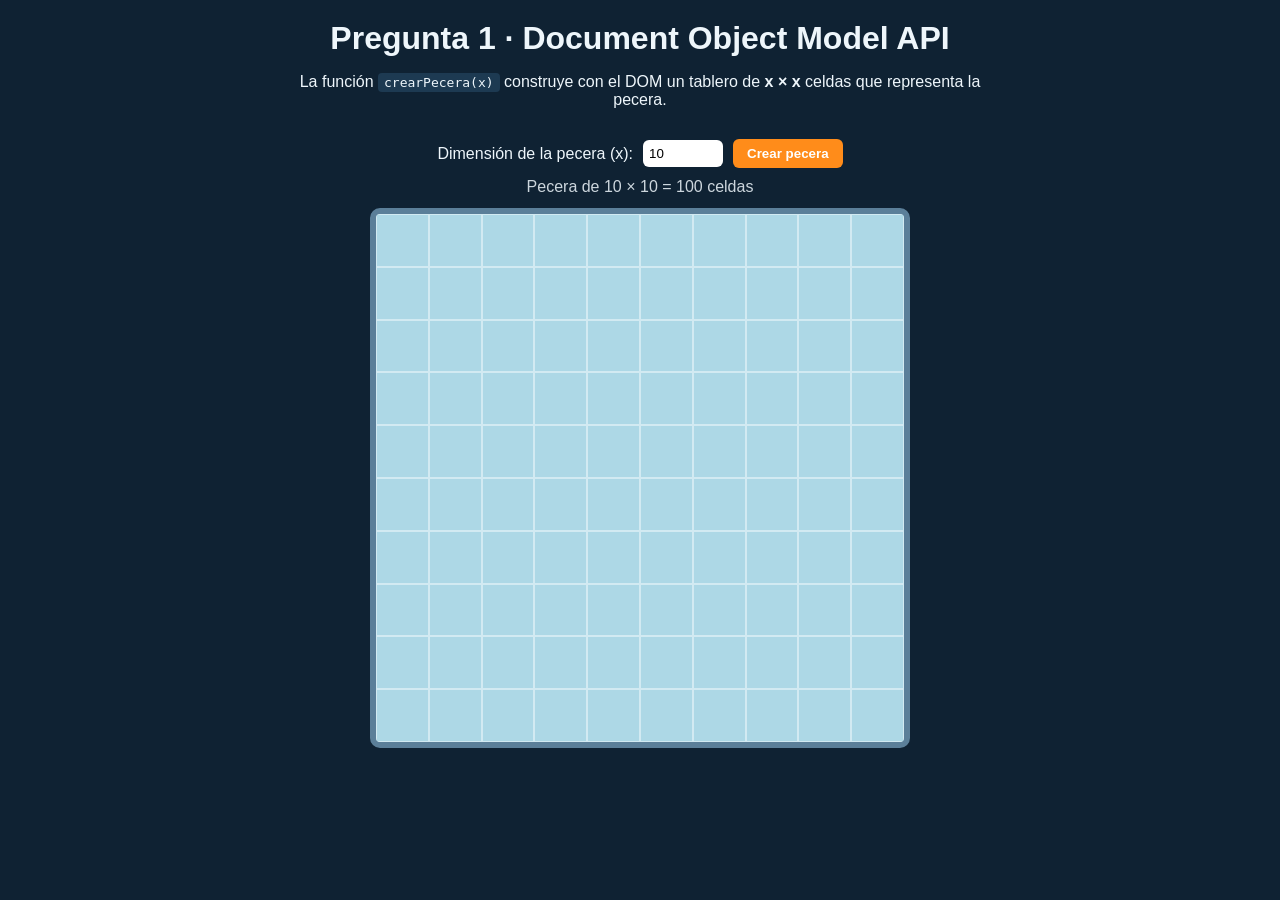
<file: pregunta1/index.html>
<!DOCTYPE html>
<html lang="es">
<head>
  <meta charset="UTF-8">
  <meta name="viewport" content="width=device-width, initial-scale=1.0">
  <title>Pregunta 1 - DOM API: crearPecera(x)</title>
  <link rel="stylesheet" href="style.css">
</head>
<body>
  <header>
    <h1>Pregunta 1 · Document Object Model API</h1>
    <p>La función <code>crearPecera(x)</code> construye con el DOM un tablero de <strong>x × x</strong> celdas que representa la pecera.</p>
  </header>

  <form id="form-pecera">
    <label for="dimension">Dimensión de la pecera (x):</label>
    <input type="number" id="dimension" min="1" max="30" value="10" required>
    <button type="submit">Crear pecera</button>
  </form>

  <p id="info"></p>
  <main id="contenedor-pecera"></main>

  <script src="script.js"></script>
</body>
</html>
</file>
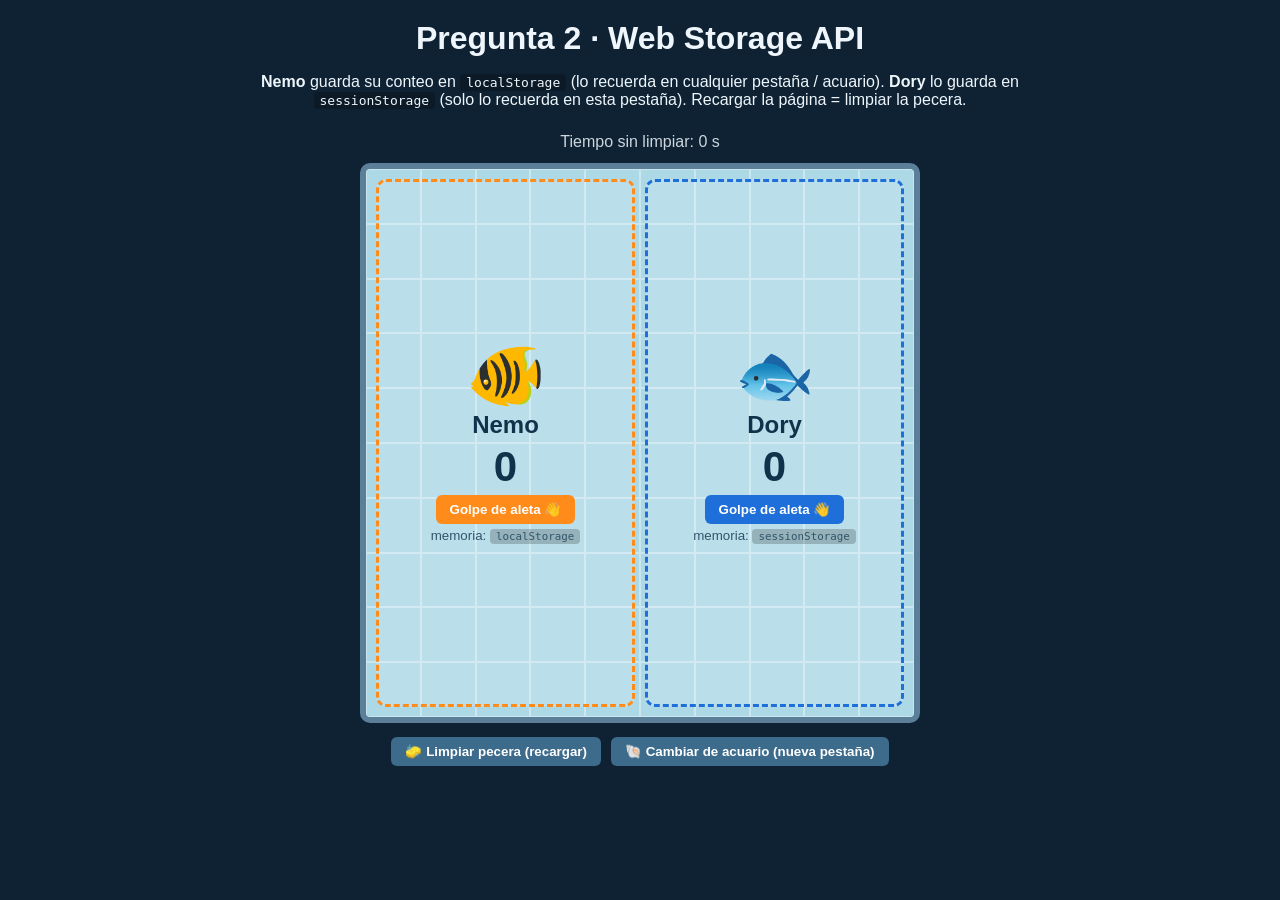
<file: pregunta2/index.html>
<!DOCTYPE html>
<html lang="es">
<head>
  <meta charset="UTF-8">
  <meta name="viewport" content="width=device-width, initial-scale=1.0">
  <title>Pregunta 2 - Web Storage API: Nemo y Dory</title>
  <link rel="stylesheet" href="style.css">
</head>
<body>
  <header>
    <h1>Pregunta 2 · Web Storage API</h1>
    <p>
      <strong>Nemo</strong> guarda su conteo en <code>localStorage</code> (lo recuerda en cualquier pestaña / acuario).
      <strong>Dory</strong> lo guarda en <code>sessionStorage</code> (solo lo recuerda en esta pestaña).
      Recargar la página = limpiar la pecera.
    </p>
  </header>

  <p id="estado-agua">Tiempo sin limpiar: <span id="segundos">0</span> s</p>
  <main id="contenedor-pecera"></main>

  <div class="acciones">
    <button id="btn-limpiar" type="button">🧽 Limpiar pecera (recargar)</button>
    <button id="btn-nuevo-acuario" type="button">🐚 Cambiar de acuario (nueva pestaña)</button>
  </div>

  <script src="script.js"></script>
</body>
</html>
</file>
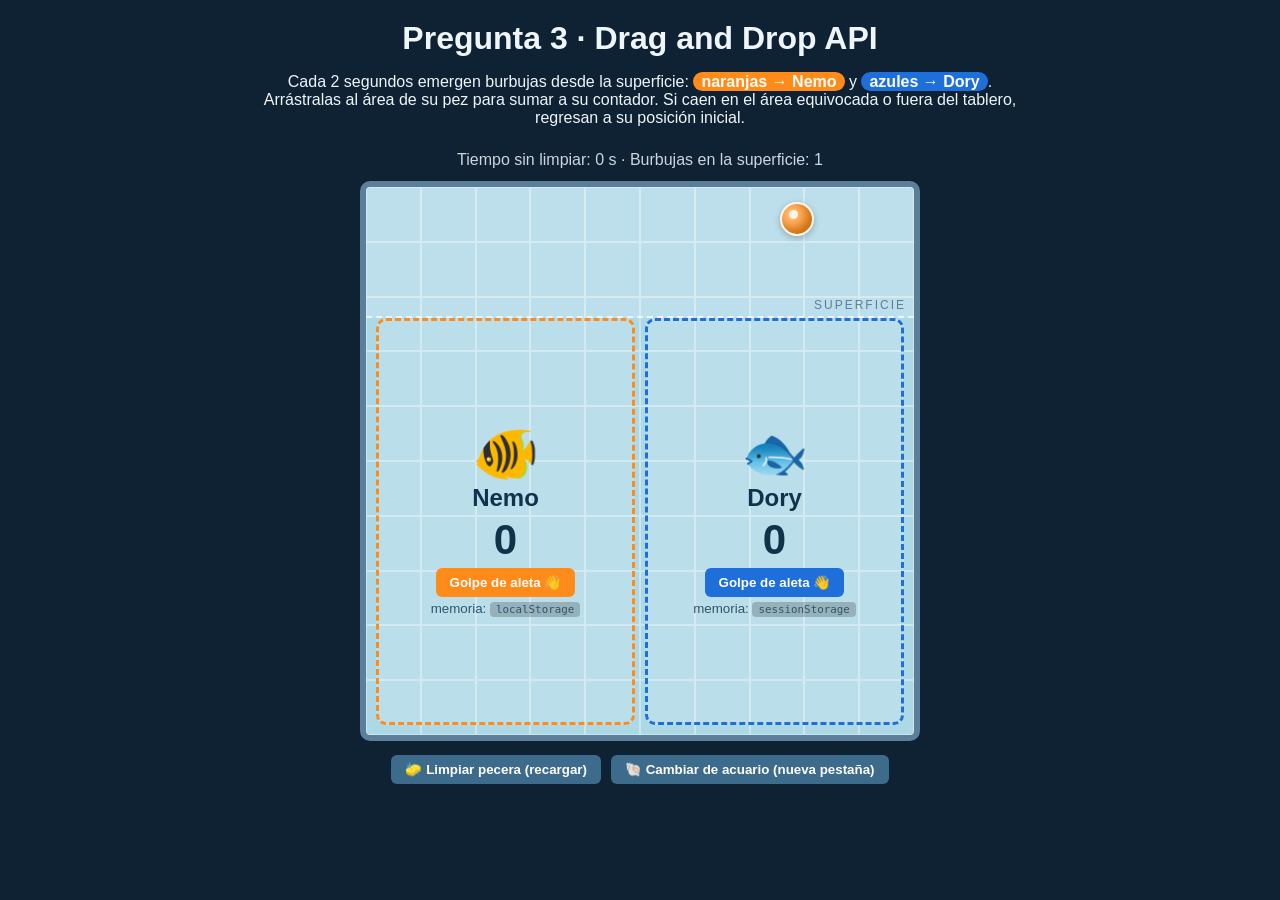
<file: pregunta3/index.html>
<!DOCTYPE html>
<html lang="es">
<head>
  <meta charset="UTF-8">
  <meta name="viewport" content="width=device-width, initial-scale=1.0">
  <title>Pregunta 3 - Drag and Drop API: burbujas</title>
  <link rel="stylesheet" href="style.css">
</head>
<body>
  <header>
    <h1>Pregunta 3 · Drag and Drop API</h1>
    <p>
      Cada 2 segundos emergen burbujas desde la superficie:
      <span class="tag tag-nemo">naranjas → Nemo</span> y <span class="tag tag-dory">azules → Dory</span>.
      Arrástralas al área de su pez para sumar a su contador. Si caen en el área equivocada
      o fuera del tablero, regresan a su posición inicial.
    </p>
  </header>

  <p id="estado-agua">Tiempo sin limpiar: <span id="segundos">0</span> s · Burbujas en la superficie: <span id="num-burbujas">0</span></p>
  <main id="contenedor-pecera"></main>

  <div class="acciones">
    <button id="btn-limpiar" type="button">🧽 Limpiar pecera (recargar)</button>
    <button id="btn-nuevo-acuario" type="button">🐚 Cambiar de acuario (nueva pestaña)</button>
  </div>

  <script src="script.js"></script>
</body>
</html>
</file>
<file: pregunta1/style.css>
* { box-sizing: border-box; }

body {
  font-family: "Segoe UI", Arial, sans-serif;
  margin: 0;
  padding: 20px;
  background: #0f2233;
  color: #eef6fb;
  display: flex;
  flex-direction: column;
  align-items: center;
}

header { text-align: center; max-width: 720px; }
h1 { margin: 0 0 6px; }
code { background: #1d3a52; padding: 2px 6px; border-radius: 4px; }

form { display: flex; gap: 10px; align-items: center; margin: 14px 0 4px; flex-wrap: wrap; justify-content: center; }
input { width: 80px; padding: 6px; border-radius: 6px; border: none; }
button {
  padding: 7px 14px; border: none; border-radius: 6px;
  background: #ff8c1a; color: #fff; font-weight: bold; cursor: pointer;
}
button:hover { filter: brightness(1.1); }

#info { margin: 6px 0 12px; opacity: .85; }

.pecera {
  display: grid;
  width: min(90vw, 540px);
  aspect-ratio: 1 / 1;
  background: #add8e6;
  border: 6px solid #5b7f99;
  border-radius: 10px;
  overflow: hidden;
}

.celda {
  border: 1px solid rgba(255, 255, 255, .45);
  cursor: pointer;
}
.celda:hover { background: rgba(255, 255, 255, .25); }
.celda.marcada { background: rgba(255, 140, 26, .55); }
</file>
<file: pregunta2/style.css>
* { box-sizing: border-box; }

body {
  font-family: "Segoe UI", Arial, sans-serif;
  margin: 0;
  padding: 20px;
  background: #0f2233;
  color: #eef6fb;
  display: flex;
  flex-direction: column;
  align-items: center;
}

header { text-align: center; max-width: 760px; }
h1 { margin: 0 0 6px; }
code { background: rgba(0, 0, 0, .25); padding: 1px 6px; border-radius: 4px; }
#estado-agua { margin: 8px 0 12px; opacity: .85; }

button {
  padding: 7px 14px; border: none; border-radius: 6px;
  color: #fff; font-weight: bold; cursor: pointer; background: #3d6b8c;
}
button:hover { filter: brightness(1.1); }
.acciones { display: flex; gap: 10px; margin-top: 14px; flex-wrap: wrap; justify-content: center; }

/* ---------- Tablero ---------- */
.pecera {
  position: relative;
  display: grid;
  width: min(92vw, 560px);
  aspect-ratio: 1 / 1;
  background: #add8e6;
  border: 6px solid #5b7f99;
  border-radius: 10px;
  overflow: hidden;
  transition: background-color 1s linear; /* cambio de tono suave cada segundo */
}
.celda { border: 1px solid rgba(255, 255, 255, .35); }

/* ---------- Peces dentro del tablero ---------- */
.capa-peces {
  position: absolute;
  inset: 0;
  display: grid;
  grid-template-columns: 1fr 1fr;
  gap: 10px;
  padding: 10px;
}

.zona {
  display: flex;
  flex-direction: column;
  align-items: center;
  justify-content: center;
  gap: 4px;
  border-radius: 10px;
  color: #10324a;
  background: rgba(255, 255, 255, .18);
}
.zona h2 { margin: 0; }
.zona small { opacity: .8; }
.zona-nemo { border: 3px dashed #ff8c1a; }
.zona-dory { border: 3px dashed #1e6fd9; }

.pez { font-size: 64px; line-height: 1; animation: nadar 2.4s ease-in-out infinite; }
.zona-dory .pez { animation-delay: -1.2s; }

.contador { font-size: 42px; font-weight: bold; margin: 0; }

.zona-nemo .aleta { background: #ff8c1a; }
.zona-dory .aleta { background: #1e6fd9; }
.aleta:active { transform: scale(.95); }

@keyframes nadar {
  0%, 100% { transform: translateX(-8px); }
  50%      { transform: translateX(8px) ; }
}
</file>
<file: pregunta3/style.css>
* { box-sizing: border-box; }

body {
  font-family: "Segoe UI", Arial, sans-serif;
  margin: 0;
  padding: 20px;
  background: #0f2233;
  color: #eef6fb;
  display: flex;
  flex-direction: column;
  align-items: center;
}

header { text-align: center; max-width: 760px; }
h1 { margin: 0 0 6px; }
code { background: rgba(0, 0, 0, .25); padding: 1px 6px; border-radius: 4px; }
#estado-agua { margin: 8px 0 12px; opacity: .85; }

button {
  padding: 7px 14px; border: none; border-radius: 6px;
  color: #fff; font-weight: bold; cursor: pointer; background: #3d6b8c;
}
button:hover { filter: brightness(1.1); }
.acciones { display: flex; gap: 10px; margin-top: 14px; flex-wrap: wrap; justify-content: center; }

/* ---------- Tablero ---------- */
.pecera {
  position: relative;
  display: grid;
  width: min(92vw, 560px);
  aspect-ratio: 1 / 1;
  background: #add8e6;
  border: 6px solid #5b7f99;
  border-radius: 10px;
  overflow: hidden;
  transition: background-color 1s linear; /* cambio de tono suave cada segundo */
}
.celda { border: 1px solid rgba(255, 255, 255, .35); }

/* ---------- Peces dentro del tablero ---------- */
.capa-peces {
  position: absolute;
  inset: 0;
  display: grid;
  grid-template-columns: 1fr 1fr;
  gap: 10px;
  padding: 10px;
}

.zona {
  display: flex;
  flex-direction: column;
  align-items: center;
  justify-content: center;
  gap: 4px;
  border-radius: 10px;
  color: #10324a;
  background: rgba(255, 255, 255, .18);
}
.zona h2 { margin: 0; }
.zona small { opacity: .8; }
.zona-nemo { border: 3px dashed #ff8c1a; }
.zona-dory { border: 3px dashed #1e6fd9; }

.pez { font-size: 64px; line-height: 1; animation: nadar 2.4s ease-in-out infinite; }
.zona-dory .pez { animation-delay: -1.2s; }

.contador { font-size: 42px; font-weight: bold; margin: 0; }

.zona-nemo .aleta { background: #ff8c1a; }
.zona-dory .aleta { background: #1e6fd9; }
.aleta:active { transform: scale(.95); }

@keyframes nadar {
  0%, 100% { transform: translateX(-8px); }
  50%      { transform: translateX(8px) ; }
}

/* =================== Pregunta 3: Drag and Drop =================== */
.tag { padding: 1px 8px; border-radius: 10px; font-weight: bold; color: #fff; }
.tag-nemo { background: #ff8c1a; }
.tag-dory { background: #1e6fd9; }

/* Se deja libre la franja superior (superficie) donde emergen las burbujas */
.capa-peces.con-superficie { top: 22%; }
.pecera::before {
  content: "superficie";
  position: absolute; left: 0; right: 0; top: 0; height: 22%;
  border-bottom: 2px dashed rgba(255, 255, 255, .7);
  background: rgba(255, 255, 255, .18);
  color: rgba(16, 50, 74, .55);
  font-size: 12px; text-transform: uppercase; letter-spacing: 2px;
  display: flex; align-items: flex-end; justify-content: flex-end; padding: 4px 8px;
  pointer-events: none;
}

.zona { transition: transform .15s, background-color .15s; }
.zona.sobre   { background: rgba(255, 255, 255, .45); transform: scale(1.02); }
.zona.acierto { background: rgba(46, 204, 113, .55); }
.zona.error   { background: rgba(231, 76, 60, .5); animation: sacudir .3s; }
.pez { font-size: 54px; }

.burbuja {
  position: absolute;
  width: 34px; height: 34px;
  border-radius: 50%;
  cursor: grab;
  z-index: 5;
  border: 2px solid rgba(255, 255, 255, .9);
  box-shadow: inset -5px -5px 10px rgba(0, 0, 0, .2), 0 2px 6px rgba(0, 0, 0, .25);
  animation: emerger .6s ease-out, flotar 2s ease-in-out .6s infinite;
}
.burbuja::after { /* brillo */
  content: ""; position: absolute; width: 9px; height: 9px; top: 6px; left: 7px;
  border-radius: 50%; background: rgba(255, 255, 255, .85);
}
.burbuja-nemo { background: radial-gradient(circle at 35% 35%, #ffc285, #ff8c1a 70%); }
.burbuja-dory { background: radial-gradient(circle at 35% 35%, #9cc8ff, #1e6fd9 70%); }
.burbuja:active { cursor: grabbing; }
.burbuja.arrastrando { opacity: .35; }
.burbuja.regresa { animation: rebotar .45s ease-out, flotar 2s ease-in-out .45s infinite; }

.contador.sube { animation: latido .3s; }

@keyframes emerger { from { transform: translateY(40px) scale(.3); opacity: 0; } to { transform: none; opacity: 1; } }
@keyframes flotar  { 0%, 100% { transform: translateY(0); } 50% { transform: translateY(-5px); } }
@keyframes rebotar { 0% { transform: scale(1.5); } 60% { transform: scale(.85); } 100% { transform: scale(1); } }
@keyframes sacudir { 0%, 100% { transform: translateX(0); } 25% { transform: translateX(-6px); } 75% { transform: translateX(6px); } }
@keyframes latido  { 50% { transform: scale(1.3); } }
</file>
